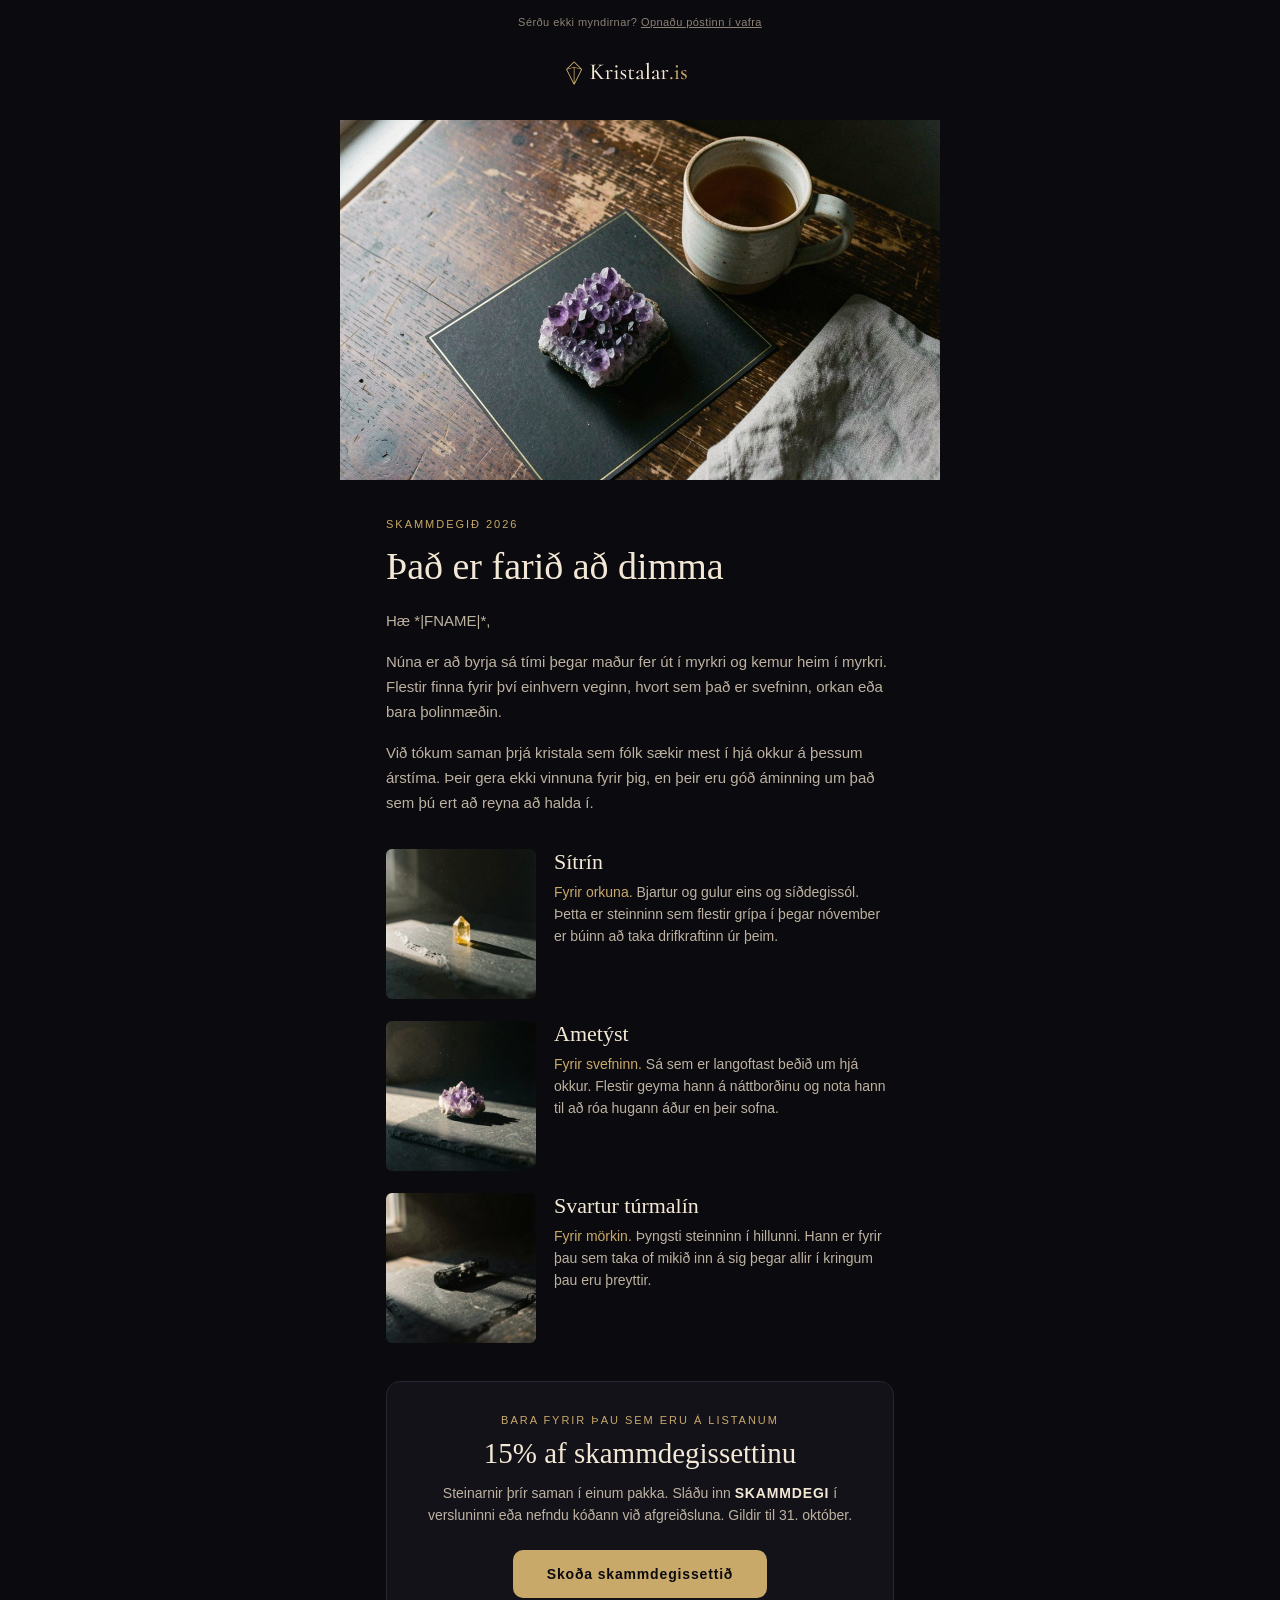
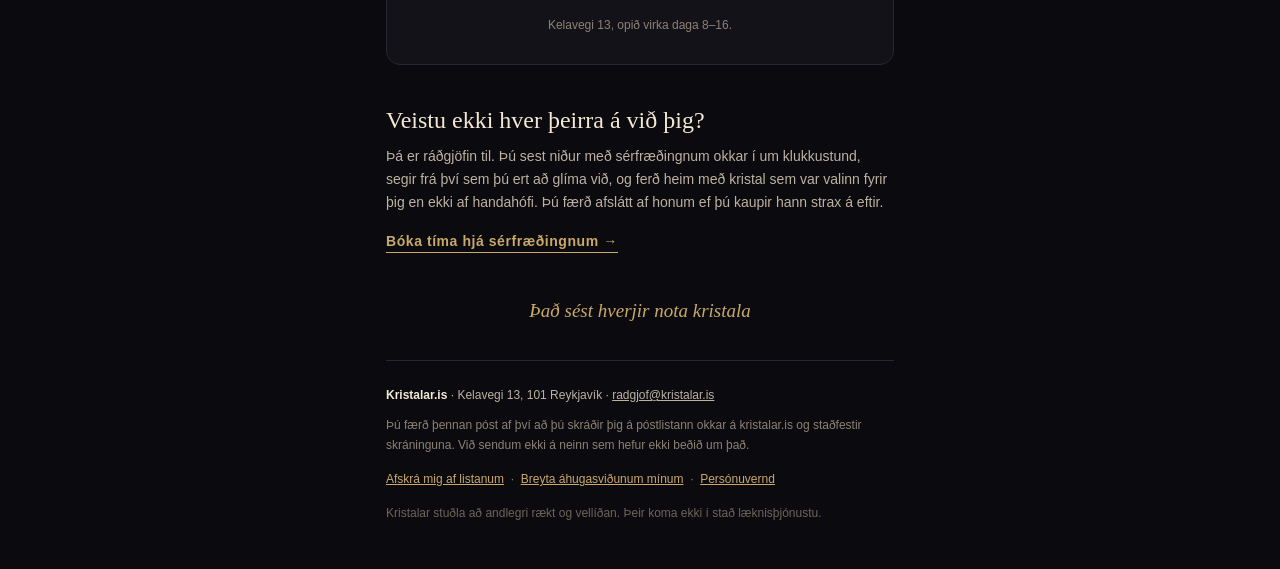
<file: postur/skammdegi.html>
<!DOCTYPE html>
<html lang="is" xmlns:v="urn:schemas-microsoft-com:vml" xmlns:o="urn:schemas-microsoft-com:office:office">
<head>
<meta charset="utf-8">
<meta name="viewport" content="width=device-width, initial-scale=1">
<meta http-equiv="X-UA-Compatible" content="IE=edge">
<meta name="color-scheme" content="dark">
<meta name="supported-color-schemes" content="dark">
<title>Það er farið að dimma — Kristalar.is</title>
<!--[if mso]>
<xml><o:OfficeDocumentSettings><o:PixelsPerInch>96</o:PixelsPerInch></o:OfficeDocumentSettings></xml>
<![endif]-->
<style>
  /* Aðeins það sem verður að vera í <style>. Allt annað er innlínað, því
     Gmail og Outlook henda stílblöðum sem eru ekki innlínuð. */
  body,table,td,a{ -webkit-text-size-adjust:100%; -ms-text-size-adjust:100%; }
  table,td{ mso-table-lspace:0pt; mso-table-rspace:0pt; }
  img{ -ms-interpolation-mode:bicubic; border:0; outline:none; text-decoration:none; display:block; }
  a{ color:#C9A96A; }
  @media only screen and (max-width:620px){
    .umgjord{ width:100% !important; }
    .fylla{ width:100% !important; height:auto !important; }
    .stafla{ display:block !important; width:100% !important; max-width:100% !important; }
    .stafla-bil{ height:28px !important; }
    .fyrirsogn{ font-size:30px !important; line-height:36px !important; }
    .hlid{ padding-left:22px !important; padding-right:22px !important; }
  }
</style>
</head>

<body style="margin:0; padding:0; width:100%; background:#0B0A0E;">

<!-- Undirtitill: það sem sést í innhólfinu á eftir titlinum. -->
<div style="display:none; font-size:1px; line-height:1px; max-height:0; max-width:0; opacity:0; overflow:hidden; mso-hide:all;">
  Þrír kristalar fyrir dimmustu mánuðina, og 15% afsláttur út október.
  &#847;&zwnj;&nbsp;&#847;&zwnj;&nbsp;&#847;&zwnj;&nbsp;&#847;&zwnj;&nbsp;&#847;&zwnj;&nbsp;&#847;&zwnj;&nbsp;&#847;&zwnj;&nbsp;&#847;&zwnj;&nbsp;&#847;&zwnj;&nbsp;&#847;&zwnj;&nbsp;&#847;&zwnj;&nbsp;&#847;&zwnj;&nbsp;&#847;&zwnj;&nbsp;&#847;&zwnj;&nbsp;
</div>

<table role="presentation" width="100%" cellpadding="0" cellspacing="0" border="0" style="background:#0B0A0E;">
<tr><td align="center" style="padding:0;">

<table role="presentation" class="umgjord" width="600" cellpadding="0" cellspacing="0" border="0" style="width:600px; max-width:600px; background:#0B0A0E;">

  <!-- ══ ÖRLÍNA ══ -->
  <tr><td align="center" class="hlid" style="padding:14px 32px 0; font-family:'Montserrat',Helvetica,Arial,sans-serif; font-size:11px; line-height:16px; color:#8B8275; letter-spacing:.04em;">
    Sérðu ekki myndirnar?
    <a href="https://egillantonsson08-web.github.io/kristalar/postur/skammdegi.html" style="color:#8B8275; text-decoration:underline;">Opnaðu póstinn í vafra</a>
  </td></tr>

  <!-- ══ MERKI ══ -->
  <tr><td align="center" style="padding:18px 0 0;">
    <a href="https://egillantonsson08-web.github.io/kristalar/?utm_source=postlisti&amp;utm_medium=email&amp;utm_campaign=skammdegi-2026&amp;utm_content=merki">
      <img src="https://egillantonsson08-web.github.io/kristalar/postur/haus.png" width="300" height="50" alt="Kristalar.is" style="width:300px; height:50px;">
    </a>
  </td></tr>

  <!-- ══ HETJUMYND ══ -->
  <tr><td style="padding:22px 0 0;">
    <a href="https://egillantonsson08-web.github.io/kristalar/?utm_source=postlisti&amp;utm_medium=email&amp;utm_campaign=skammdegi-2026&amp;utm_content=hetjumynd">
      <img class="fylla" src="https://egillantonsson08-web.github.io/kristalar/postur/hetja.jpg" width="600" height="360" alt="Ametýst á dökkri flís á tréborði, við hliðina á tebolla og líndúk." style="width:600px; height:auto;">
    </a>
  </td></tr>

  <!-- ══ FYRIRSÖGN OG INNGANGUR ══ -->
  <tr><td class="hlid" style="padding:38px 46px 0; font-family:'Montserrat',Helvetica,Arial,sans-serif;">
    <p style="margin:0 0 14px; font-size:11px; letter-spacing:.18em; text-transform:uppercase; color:#C9A96A;">Skammdegið 2026</p>
    <h1 class="fyrirsogn" style="margin:0 0 20px; font-family:Georgia,'Times New Roman',serif; font-weight:normal; font-size:38px; line-height:44px; color:#F2E8D5;">
      Það er farið að dimma
    </h1>
    <p style="margin:0 0 16px; font-size:15px; line-height:25px; color:#BDB2A2;">
      Hæ *|FNAME|*,
    </p>
    <p style="margin:0 0 16px; font-size:15px; line-height:25px; color:#BDB2A2;">
      Núna er að byrja sá tími þegar maður fer út í myrkri og kemur heim í myrkri. Flestir
      finna fyrir því einhvern veginn, hvort sem það er svefninn, orkan eða bara þolinmæðin.
    </p>
    <p style="margin:0 0 34px; font-size:15px; line-height:25px; color:#BDB2A2;">
      Við tókum saman þrjá kristala sem fólk sækir mest í hjá okkur á þessum árstíma. Þeir gera
      ekki vinnuna fyrir þig, en þeir eru góð áminning um það sem þú ert að reyna að halda í.
    </p>
  </td></tr>

  <!-- ══ STEINARNIR ÞRÍR ══ -->
  <tr><td class="hlid" style="padding:0 46px;">
    <table role="presentation" width="100%" cellpadding="0" cellspacing="0" border="0">
      <tr>
        <td class="stafla" width="150" valign="top" style="width:150px; padding:0 0 0 0;">
          <a href="https://egillantonsson08-web.github.io/kristalar/ferd.html?utm_source=postlisti&amp;utm_medium=email&amp;utm_campaign=skammdegi-2026&amp;utm_content=sitrin">
            <img src="https://egillantonsson08-web.github.io/kristalar/postur/sitrin.jpg" width="150" height="150" alt="Sítrín: lítill gulur kristall í sólarglætu á dökkri flís." style="width:150px; height:150px; border-radius:6px;">
          </a>
        </td>
        <td class="stafla" valign="top" style="padding:0 0 0 18px; font-family:'Montserrat',Helvetica,Arial,sans-serif;">
          <p style="margin:0 0 6px; font-family:Georgia,'Times New Roman',serif; font-size:22px; line-height:26px; color:#F2E8D5;">Sítrín</p>
          <p style="margin:0; font-size:14px; line-height:22px; color:#BDB2A2;">
            <span style="color:#C9A96A;">Fyrir orkuna.</span> Bjartur og gulur eins og síðdegissól.
            Þetta er steinninn sem flestir grípa í þegar nóvember er búinn að taka drifkraftinn úr þeim.
          </p>
        </td>
      </tr>
      <tr><td colspan="2" class="stafla-bil" style="height:22px; line-height:22px; font-size:0;">&nbsp;</td></tr>
      <tr>
        <td class="stafla" width="150" valign="top" style="width:150px;">
          <a href="https://egillantonsson08-web.github.io/kristalar/ferd.html?utm_source=postlisti&amp;utm_medium=email&amp;utm_campaign=skammdegi-2026&amp;utm_content=ametyst">
            <img src="https://egillantonsson08-web.github.io/kristalar/postur/ametyst.jpg" width="150" height="150" alt="Ametýst: fjólublár kristalaklasi á dökkri flís." style="width:150px; height:150px; border-radius:6px;">
          </a>
        </td>
        <td class="stafla" valign="top" style="padding:0 0 0 18px; font-family:'Montserrat',Helvetica,Arial,sans-serif;">
          <p style="margin:0 0 6px; font-family:Georgia,'Times New Roman',serif; font-size:22px; line-height:26px; color:#F2E8D5;">Ametýst</p>
          <p style="margin:0; font-size:14px; line-height:22px; color:#BDB2A2;">
            <span style="color:#C9A96A;">Fyrir svefninn.</span> Sá sem er langoftast beðið um hjá okkur.
            Flestir geyma hann á náttborðinu og nota hann til að róa hugann áður en þeir sofna.
          </p>
        </td>
      </tr>
      <tr><td colspan="2" class="stafla-bil" style="height:22px; line-height:22px; font-size:0;">&nbsp;</td></tr>
      <tr>
        <td class="stafla" width="150" valign="top" style="width:150px;">
          <a href="https://egillantonsson08-web.github.io/kristalar/ferd.html?utm_source=postlisti&amp;utm_medium=email&amp;utm_campaign=skammdegi-2026&amp;utm_content=turmalin">
            <img src="https://egillantonsson08-web.github.io/kristalar/postur/turmalin.jpg" width="150" height="150" alt="Svartur túrmalín: dökkur, striklaður kristall á dökkri flís." style="width:150px; height:150px; border-radius:6px;">
          </a>
        </td>
        <td class="stafla" valign="top" style="padding:0 0 0 18px; font-family:'Montserrat',Helvetica,Arial,sans-serif;">
          <p style="margin:0 0 6px; font-family:Georgia,'Times New Roman',serif; font-size:22px; line-height:26px; color:#F2E8D5;">Svartur túrmalín</p>
          <p style="margin:0; font-size:14px; line-height:22px; color:#BDB2A2;">
            <span style="color:#C9A96A;">Fyrir mörkin.</span> Þyngsti steinninn í hillunni.
            Hann er fyrir þau sem taka of mikið inn á sig þegar allir í kringum þau eru þreyttir.
          </p>
        </td>
      </tr>
    </table>
  </td></tr>

  <!-- ══ TILBOÐ OG ÁKALL TIL AÐGERÐA ══ -->
  <tr><td class="hlid" style="padding:38px 46px 0;">
    <table role="presentation" width="100%" cellpadding="0" cellspacing="0" border="0" style="background:#141219; border:1px solid #2A2530; border-radius:14px;">
      <tr><td align="center" style="padding:32px 28px 30px; font-family:'Montserrat',Helvetica,Arial,sans-serif;">
        <p style="margin:0 0 10px; font-size:11px; letter-spacing:.18em; text-transform:uppercase; color:#C9A96A;">Bara fyrir þau sem eru á listanum</p>
        <p style="margin:0 0 12px; font-family:Georgia,'Times New Roman',serif; font-size:29px; line-height:34px; color:#F2E8D5;">
          15% af skammdegissettinu
        </p>
        <p style="margin:0 0 24px; font-size:14px; line-height:22px; color:#BDB2A2;">
          Steinarnir þrír saman í einum pakka. Sláðu inn <strong style="color:#F2E8D5; letter-spacing:.06em;">SKAMMDEGI</strong>
          í versluninni eða nefndu kóðann við afgreiðsluna. Gildir til 31. október.
        </p>

        <!-- Hnappur sem heldur sér í Outlook líka -->
        <table role="presentation" cellpadding="0" cellspacing="0" border="0" align="center">
          <tr><td align="center" bgcolor="#C9A96A" style="border-radius:10px;">
            <a href="https://egillantonsson08-web.github.io/kristalar/?utm_source=postlisti&amp;utm_medium=email&amp;utm_campaign=skammdegi-2026&amp;utm_content=adalhnappur#hringurinn"
               style="display:inline-block; padding:16px 34px; font-family:'Montserrat',Helvetica,Arial,sans-serif; font-size:14px; font-weight:600; letter-spacing:.06em; color:#0B0A0E; text-decoration:none; border-radius:10px;">
              Skoða skammdegissettið
            </a>
          </td></tr>
        </table>

        <p style="margin:18px 0 0; font-size:12px; line-height:18px; color:#8B8275;">
          Kelavegi 13, opið virka daga 8–16.
        </p>
      </td></tr>
    </table>
  </td></tr>

  <!-- ══ RÁÐGJÖFIN ══ -->
  <tr><td class="hlid" style="padding:40px 46px 0; font-family:'Montserrat',Helvetica,Arial,sans-serif;">
    <p style="margin:0 0 10px; font-family:Georgia,'Times New Roman',serif; font-size:24px; line-height:30px; color:#F2E8D5;">
      Veistu ekki hver þeirra á við þig?
    </p>
    <p style="margin:0 0 18px; font-size:14px; line-height:23px; color:#BDB2A2;">
      Þá er ráðgjöfin til. Þú sest niður með sérfræðingnum okkar í um klukkustund, segir frá því
      sem þú ert að glíma við, og ferð heim með kristal sem var valinn fyrir þig en ekki af handahófi.
      Þú færð afslátt af honum ef þú kaupir hann strax á eftir.
    </p>
    <p style="margin:0;">
      <a href="https://egillantonsson08-web.github.io/kristalar/?utm_source=postlisti&amp;utm_medium=email&amp;utm_campaign=skammdegi-2026&amp;utm_content=bokun#boka"
         style="font-family:'Montserrat',Helvetica,Arial,sans-serif; font-size:14px; font-weight:600; letter-spacing:.04em; color:#C9A96A; text-decoration:none; border-bottom:1px solid #C9A96A; padding-bottom:3px;">
        Bóka tíma hjá sérfræðingnum &rarr;
      </a>
    </p>
  </td></tr>

  <!-- ══ SLAGORÐ ══ -->
  <tr><td align="center" style="padding:48px 46px 0;">
    <p style="margin:0; font-family:Georgia,'Times New Roman',serif; font-style:italic; font-size:19px; line-height:26px; color:#C9A96A;">
      Það sést hverjir nota kristala
    </p>
  </td></tr>

  <!-- ══ FÓTUR ══ -->
  <tr><td class="hlid" style="padding:36px 46px 46px;">
    <table role="presentation" width="100%" cellpadding="0" cellspacing="0" border="0">
      <tr><td style="border-top:1px solid #2A2530; padding-top:24px; font-family:'Montserrat',Helvetica,Arial,sans-serif; font-size:12px; line-height:20px; color:#8B8275;">
        <p style="margin:0 0 10px; color:#BDB2A2;">
          <strong style="color:#F2E8D5;">Kristalar.is</strong> &middot; Kelavegi 13, 101 Reykjavík &middot;
          <a href="mailto:radgjof@kristalar.is" style="color:#BDB2A2;">radgjof@kristalar.is</a>
        </p>
        <p style="margin:0 0 14px;">
          Þú færð þennan póst af því að þú skráðir þig á póstlistann okkar á kristalar.is og
          staðfestir skráninguna. Við sendum ekki á neinn sem hefur ekki beðið um það.
        </p>
        <p style="margin:0 0 14px;">
          <a href="*|UNSUB|*" style="color:#C9A96A; text-decoration:underline;">Afskrá mig af listanum</a>
          &nbsp;&middot;&nbsp;
          <a href="*|UPDATE_PROFILE|*" style="color:#C9A96A; text-decoration:underline;">Breyta áhugasviðunum mínum</a>
          &nbsp;&middot;&nbsp;
          <a href="https://egillantonsson08-web.github.io/kristalar/personuvernd.html" style="color:#C9A96A; text-decoration:underline;">Persónuvernd</a>
        </p>
        <p style="margin:0; color:#6C6559;">
          Kristalar stuðla að andlegri rækt og vellíðan. Þeir koma ekki í stað læknisþjónustu.
        </p>
      </td></tr>
    </table>
  </td></tr>

</table>

</td></tr>
</table>

</body>
</html>
</file>
